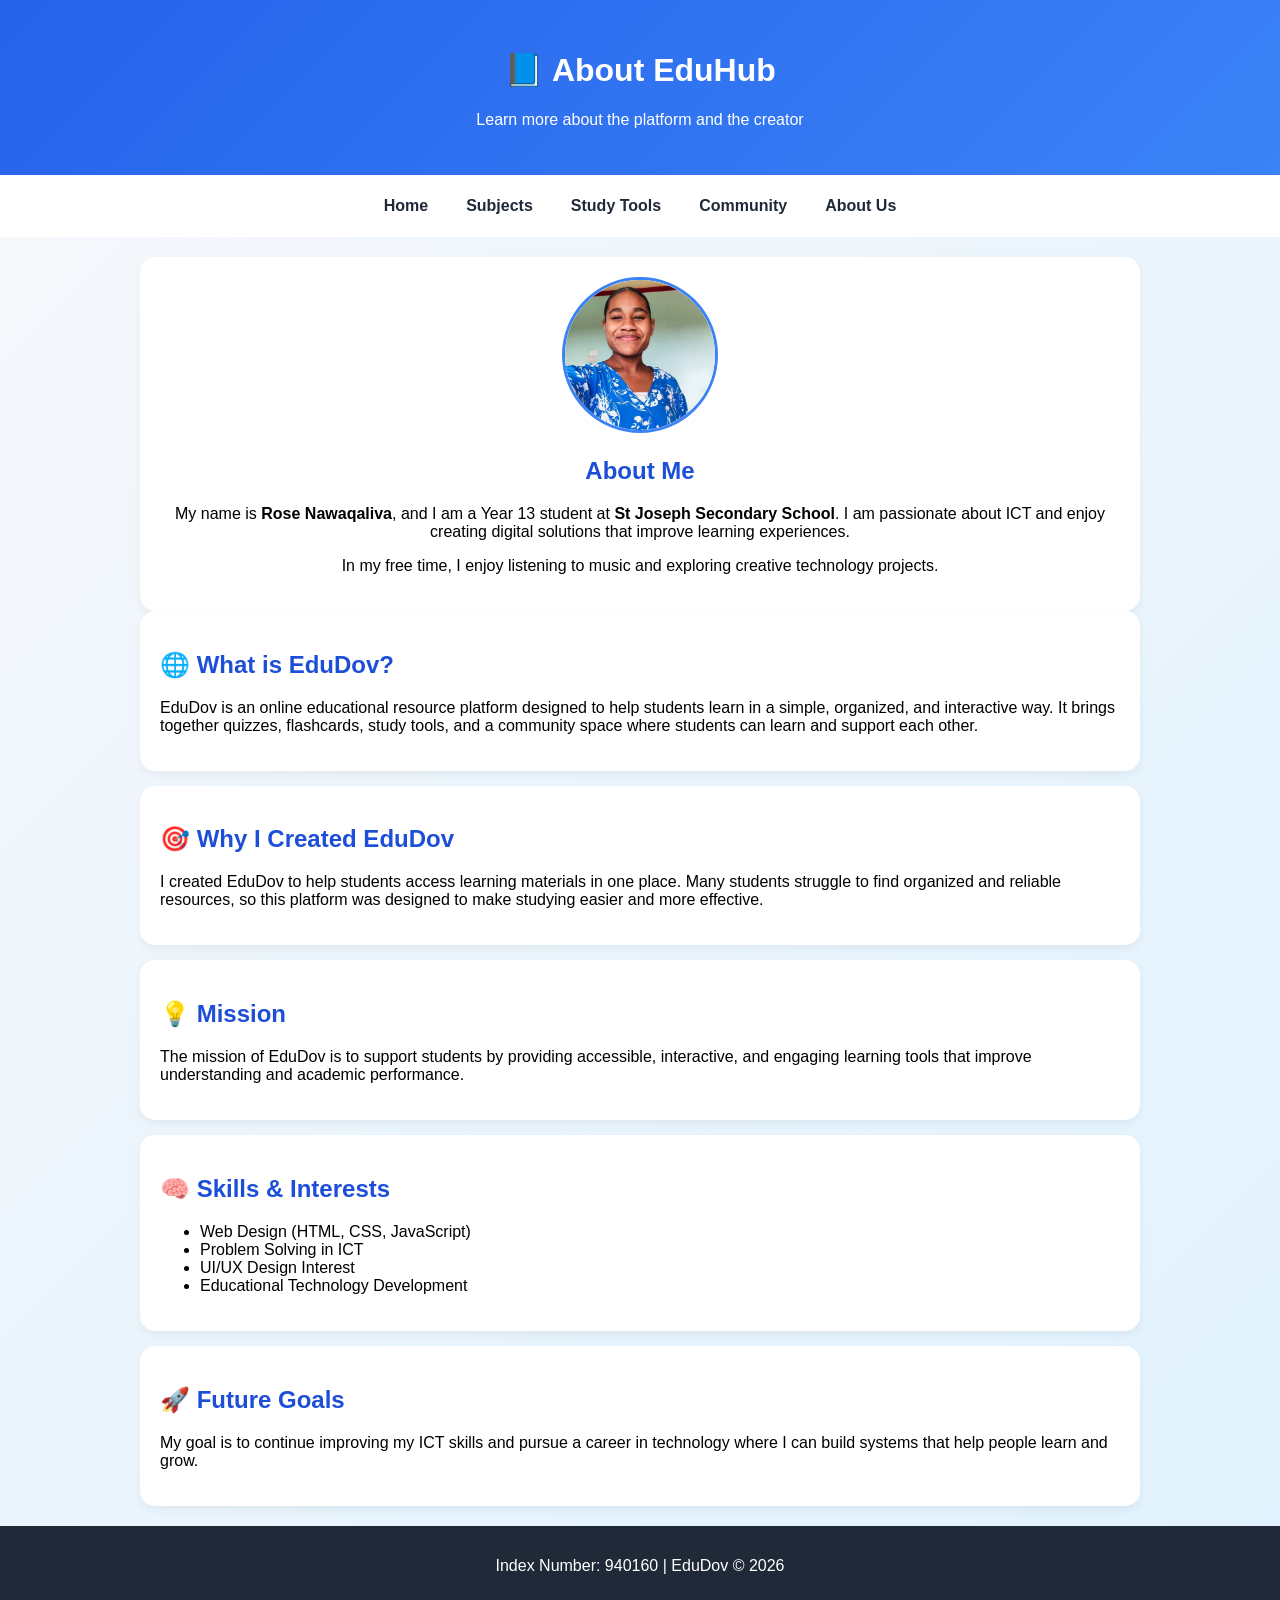
<file: about.html>
<!DOCTYPE html>
<html lang="en">
<head>
<meta charset="UTF-8">
<title>About Us - EduHub</title>
<meta name="viewport" content="width=device-width, initial-scale=1">

<style>
body {
    margin: 0;
    font-family: Arial;
    background: linear-gradient(135deg, #f7f8fb, #e0f2fe);
}

/* HEADER */
header {
    text-align: center;
    padding: 30px;
    background: linear-gradient(135deg, #2563eb, #3b82f6);
    color: white;
}

/* NAV */
nav {
    display: flex;
    justify-content: center;
    flex-wrap: wrap;
    gap: 10px;
    background: white;
    padding: 12px;
}

nav a {
    text-decoration: none;
    padding: 10px 14px;
    border-radius: 20px;
    font-weight: bold;
    color: #1f2937;
}

nav a:hover {
    background: #e0f2fe;
}

/* CONTAINER */
.about-container {
    width: 90%;
    max-width: 1000px;
    margin: 20px auto;
}

/* CARDS */
.card {
    background: white;
    padding: 20px;
    margin-bottom: 15px;
    border-radius: 15px;
    box-shadow: 0 4px 10px rgba(0,0,0,0.05);
}

/* PROFILE */
.profile-card {
    background: white;
    padding: 20px;
    border-radius: 15px;
    text-align: center;
    box-shadow: 0 4px 10px rgba(0,0,0,0.05);
}

.profile-img {
    width: 150px;
    height: 150px;
    border-radius: 50%;
    object-fit: cover;
    border: 3px solid #3b82f6;
}

/* HEADINGS */
h2 {
    color: #1d4ed8;
}

/* FOOTER */
footer {
    text-align: center;
    background: #1f2937;
    color: white;
    padding: 15px;
    margin-top: 20px;
}
</style>
</head>

<body>

<header>
<h1>📘 About EduHub</h1>
<p>Learn more about the platform and the creator</p>
</header>

<nav>
<a href="index.html">Home</a>
<a href="subjects.html">Subjects</a>
<a href="study-tools.html">Study Tools</a>
<a href="community.html">Community</a>
<a href="about.html">About Us</a>
</nav>

<div class="about-container">

<!-- PROFILE -->
<div class="profile-card">
<img src="1.jpg" class="profile-img" alt="My Profile">

<h2>About Me</h2>
<p>
My name is <strong>Rose Nawaqaliva</strong>, and I am a Year 13 student at
<strong>St Joseph Secondary School</strong>. I am passionate about ICT and enjoy creating
digital solutions that improve learning experiences.
</p>

<p>
In my free time, I enjoy listening to music and exploring creative technology projects.
</p>
</div>
<!-- WHAT IS EDUDOV-->
<div class="card">
<h2>🌐 What is EduDov?</h2>
<p>
EduDov is an online educational resource platform designed to help students learn in a simple,
organized, and interactive way. It brings together quizzes, flashcards, study tools, and a
community space where students can learn and support each other.
</p>
</div>

<!-- WHY EDUDOV-->
<div class="card">
<h2>🎯 Why I Created EduDov</h2>
<p>
I created EduDov to help students access learning materials in one place. Many students struggle
to find organized and reliable resources, so this platform was designed to make studying easier
and more effective.
</p>
</div>

<!-- MISSION -->
<div class="card">
<h2>💡 Mission</h2>
<p>
The mission of EduDov is to support students by providing accessible, interactive, and engaging
learning tools that improve understanding and academic performance.
</p>
</div>

<!-- SKILLS / ICT -->
<div class="card">
<h2>🧠 Skills & Interests</h2>
<ul>
<li>Web Design (HTML, CSS, JavaScript)</li>
<li>Problem Solving in ICT</li>
<li>UI/UX Design Interest</li>
<li>Educational Technology Development</li>
</ul>
</div>

<!-- FUTURE GOALS -->
<div class="card">
<h2>🚀 Future Goals</h2>
<p>
My goal is to continue improving my ICT skills and pursue a career in technology where I can
build systems that help people learn and grow.
</p>
</div>

</div>

<footer>
<p>Index Number: 940160 | EduDov © 2026</p>
</footer>

</body>
</html>
</file>
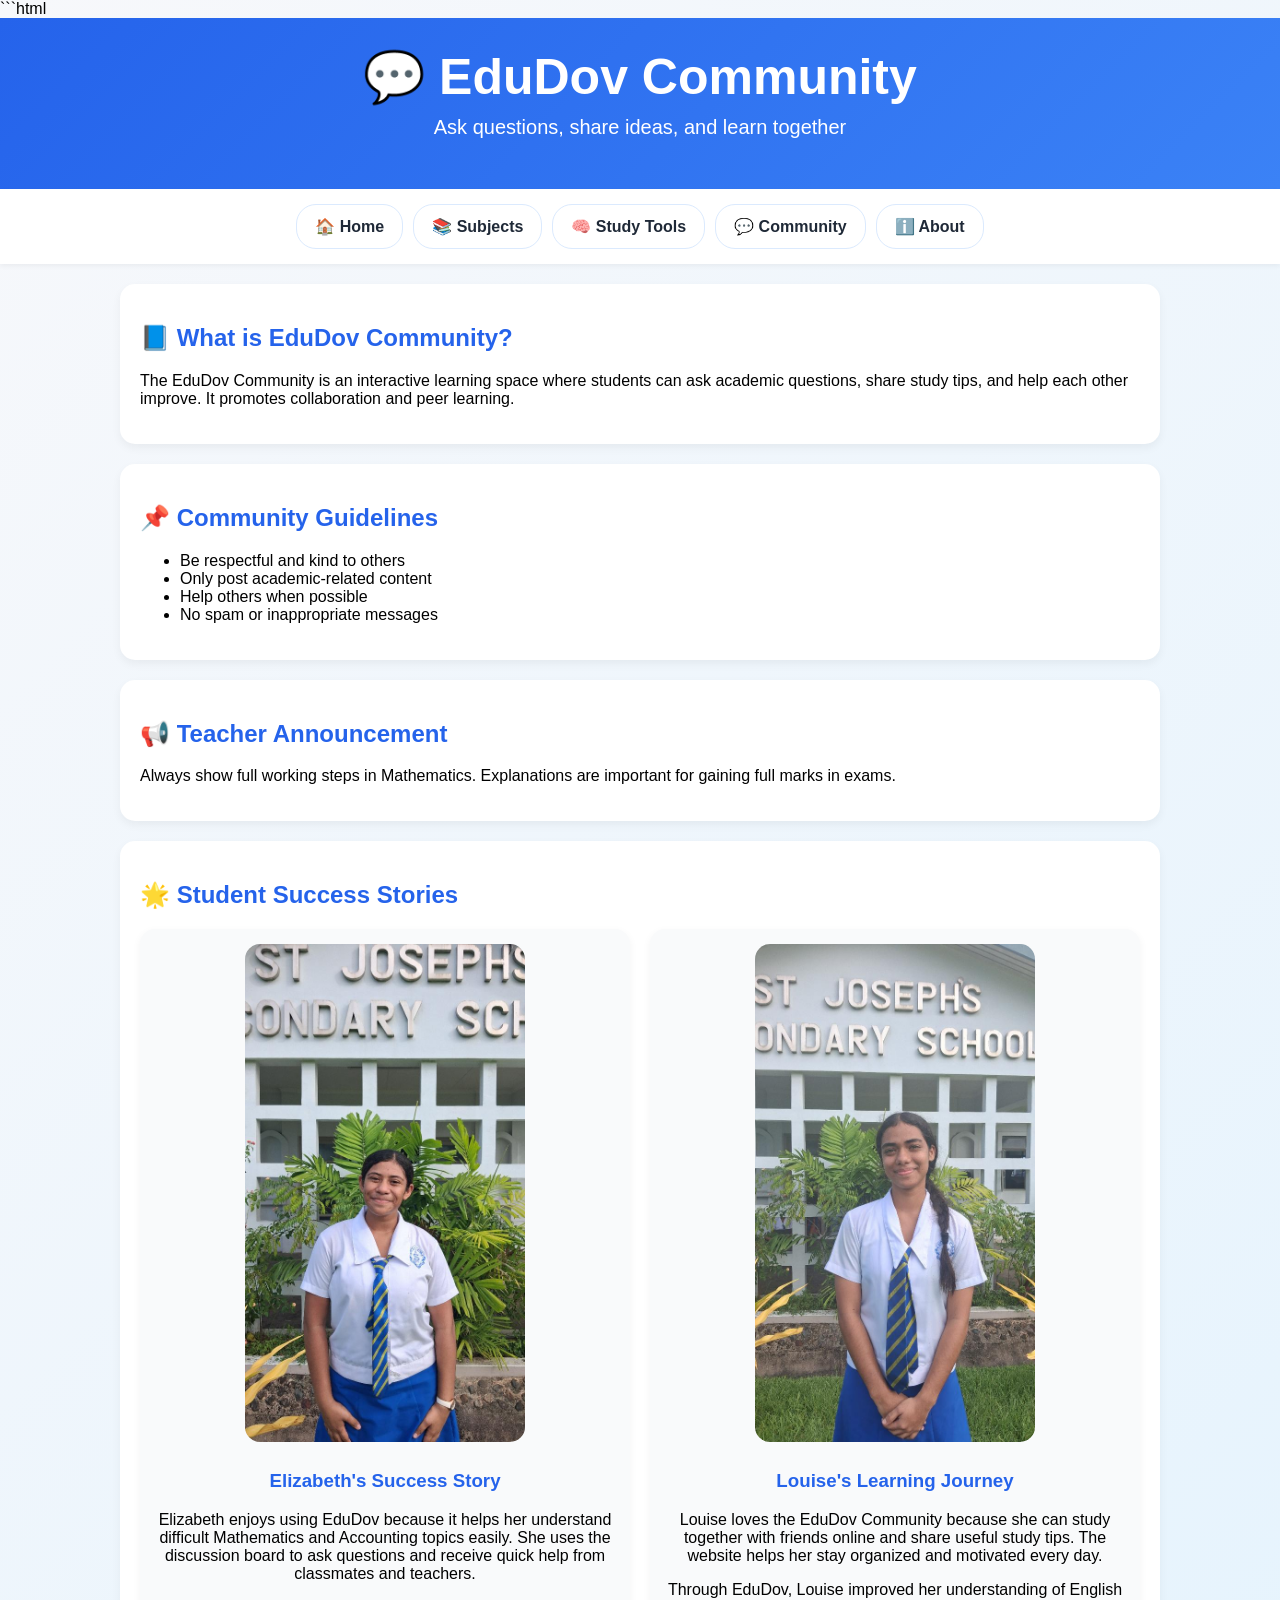
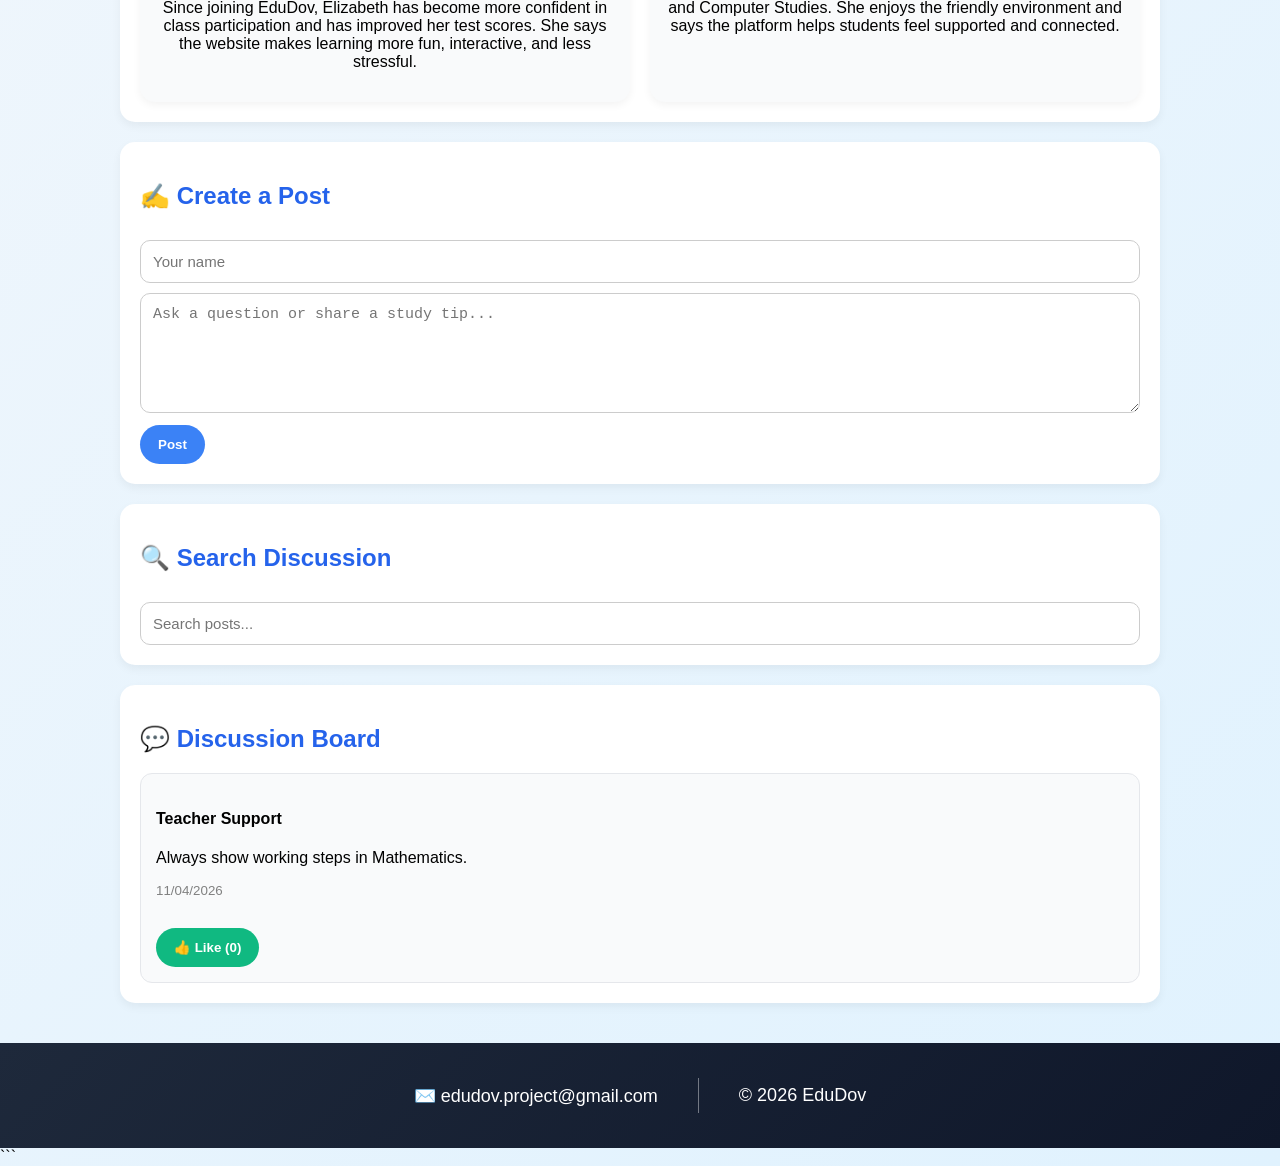
<file: community.html>
```html
<!DOCTYPE html>
<html lang="en">
<head>
<meta charset="UTF-8">
<title>EduDov Community</title>
<meta name="viewport" content="width=device-width, initial-scale=1">

<style>

body{
    margin:0;
    font-family:Arial;
    background:linear-gradient(135deg,#f7f8fb,#e0f2fe);
}

/* HEADER */

header{
    text-align:center;
    padding:30px;
    background:linear-gradient(135deg,#2563eb,#3b82f6);
    color:white;
}

header h1{
    margin:0;
    font-size:50px;
}

header p{
    font-size:20px;
    margin-top:10px;
}

/* NAVIGATION */

nav{
    display:flex;
    justify-content:center;
    flex-wrap:wrap;
    gap:10px;
    background:white;
    padding:15px;
    box-shadow:0 2px 5px rgba(0,0,0,0.05);
}

nav a{
    text-decoration:none;
    padding:12px 18px;
    border-radius:20px;
    font-weight:bold;
    color:#1f2937;
    border:1px solid #dbeafe;
    transition:0.3s;
}

nav a:hover{
    background:#e0f2fe;
    transform:translateY(-2px);
}

/* SECTION */

.section{
    background:white;
    margin:20px auto;
    padding:20px;
    width:90%;
    max-width:1000px;
    border-radius:15px;
    box-shadow:0 4px 10px rgba(0,0,0,0.05);
}

.section h2{
    color:#2563eb;
}

/* POSTS */

.post{
    border:1px solid #e5e7eb;
    padding:15px;
    border-radius:12px;
    margin-top:12px;
    background:#f9fafb;
}

.post small{
    color:gray;
}

/* INPUTS */

input,
textarea{
    width:100%;
    padding:12px;
    margin-top:10px;
    border-radius:10px;
    border:1px solid #ccc;
    box-sizing:border-box;
    font-size:15px;
}

textarea{
    min-height:120px;
    resize:vertical;
}

/* BUTTONS */

button{
    margin-top:12px;
    padding:12px 18px;
    border:none;
    border-radius:20px;
    cursor:pointer;
    background:#3b82f6;
    color:white;
    font-weight:bold;
    transition:0.3s;
}

button:hover{
    background:#2563eb;
    transform:translateY(-2px);
}

.like{
    background:#10b981;
}

.like:hover{
    background:#059669;
}

/* SUCCESS STORIES */

.success-container{
    display:flex;
    flex-wrap:wrap;
    gap:20px;
    margin-top:20px;
}

.story-card{
    flex:1 1 300px;
    background:#f9fafb;
    border-radius:15px;
    padding:15px;
    box-shadow:0 3px 8px rgba(0,0,0,0.05);
    text-align:center;
}

.story-card img{
    width:100%;
    max-width:280px;
    border-radius:15px;
    margin-bottom:10px;
}

.story-card h3{
    color:#2563eb;
}

/* FOOTER */

.footer{
    background:linear-gradient(135deg,#1e293b,#0f172a);
    padding:35px 20px;
    margin-top:40px;
    color:white;
}

.footer-content{
    display:flex;
    justify-content:center;
    align-items:center;
    gap:40px;
    flex-wrap:wrap;
    text-align:center;
}

.footer-item{
    font-size:18px;
}

.footer-divider{
    width:1px;
    height:35px;
    background:rgba(255,255,255,0.4);
}

/* MOBILE */

@media(max-width:600px){

header h1{
    font-size:36px;
}

header p{
    font-size:16px;
}

.footer-content{
    flex-direction:column;
    gap:15px;
}

.footer-divider{
    width:60px;
    height:1px;
}

}

</style>
</head>

<body>

<header>
<h1>💬 EduDov Community</h1>
<p>Ask questions, share ideas, and learn together</p>
</header>

<nav>
<a href="index.html">🏠 Home</a>
<a href="subjects.html">📚 Subjects</a>
<a href="study-tools.html">🧠 Study Tools</a>
<a href="community.html">💬 Community</a>
<a href="about.html">ℹ️ About</a>
</nav>

<div class="section">
<h2>📘 What is EduDov Community?</h2>

<p>
The EduDov Community is an interactive learning space where students can ask academic questions,
share study tips, and help each other improve. It promotes collaboration and peer learning.
</p>
</div>

<div class="section">
<h2>📌 Community Guidelines</h2>

<ul>
<li>Be respectful and kind to others</li>
<li>Only post academic-related content</li>
<li>Help others when possible</li>
<li>No spam or inappropriate messages</li>
</ul>
</div>

<div class="section">
<h2>📢 Teacher Announcement</h2>

<p>
Always show full working steps in Mathematics.
Explanations are important for gaining full marks in exams.
</p>
</div>

<!-- SUCCESS STORIES -->

<div class="section">

<h2>🌟 Student Success Stories</h2>

<div class="success-container">

<div class="story-card">

<img src="student1.jpg" alt="Student 1">

<h3>Elizabeth's Success Story</h3>

<p>
Elizabeth enjoys using EduDov because it helps her understand difficult Mathematics and Accounting topics easily.
She uses the discussion board to ask questions and receive quick help from classmates and teachers.
</p>

<p>
Since joining EduDov, Elizabeth has become more confident in class participation and has improved her test scores.
She says the website makes learning more fun, interactive, and less stressful.
</p>

</div>

<div class="story-card">

<img src="student2.jpg" alt="Student 2">

<h3>Louise's Learning Journey</h3>

<p>
Louise loves the EduDov Community because she can study together with friends online and share useful study tips.
The website helps her stay organized and motivated every day.
</p>

<p>
Through EduDov, Louise improved her understanding of English and Computer Studies.
She enjoys the friendly environment and says the platform helps students feel supported and connected.
</p>

</div>

</div>
</div>

<!-- CREATE POST -->

<div class="section">

<h2>✍️ Create a Post</h2>

<input type="text" id="name" placeholder="Your name">

<textarea id="message" placeholder="Ask a question or share a study tip..."></textarea>

<button onclick="addPost()">Post</button>

</div>

<!-- SEARCH -->

<div class="section">

<h2>🔍 Search Discussion</h2>

<input type="text"
id="search"
onkeyup="searchPosts()"
placeholder="Search posts...">

</div>

<!-- DISCUSSION -->

<div class="section">

<h2>💬 Discussion Board</h2>

<div id="posts"></div>

</div>

<!-- FOOTER -->

<footer class="footer">

<div class="footer-content">

<div class="footer-item">
✉️ edudov.project@gmail.com
</div>

<div class="footer-divider"></div>

<div class="footer-item">
© 2026 EduDov
</div>

</div>

</footer>

<script>

let posts = JSON.parse(localStorage.getItem("edudov_posts")) || [

{
name:"Teacher Support",
message:"Always show working steps in Mathematics.",
date:"11/04/2026",
likes:0
}

];

function render(){

let container = document.getElementById("posts");

container.innerHTML = "";

posts.forEach((p, i)=>{

container.innerHTML += `

<div class="post">

<h4>${p.name}</h4>

<p>${p.message}</p>

<small>${p.date}</small>

<br><br>

<button class="like" onclick="like(${i})">
👍 Like (${p.likes})
</button>

</div>

`;

});

}

render();

function addPost(){

let name = document.getElementById("name").value;

let message = document.getElementById("message").value;

if(name === "" || message === ""){

alert("Please fill in all fields!");

return;

}

let today = new Date().toLocaleDateString();

posts.unshift({

name:name,
message:message,
date:today,
likes:0

});

localStorage.setItem("edudov_posts", JSON.stringify(posts));

document.getElementById("name").value = "";
document.getElementById("message").value = "";

render();

}

function like(i){

posts[i].likes++;

localStorage.setItem("edudov_posts", JSON.stringify(posts));

render();

}

function searchPosts(){

let value = document.getElementById("search").value.toLowerCase();

let items = document.querySelectorAll(".post");

items.forEach(p=>{

p.style.display =
p.innerText.toLowerCase().includes(value)
? "block"
: "none";

});

}

</script>

</body>
</html>
```
</file>
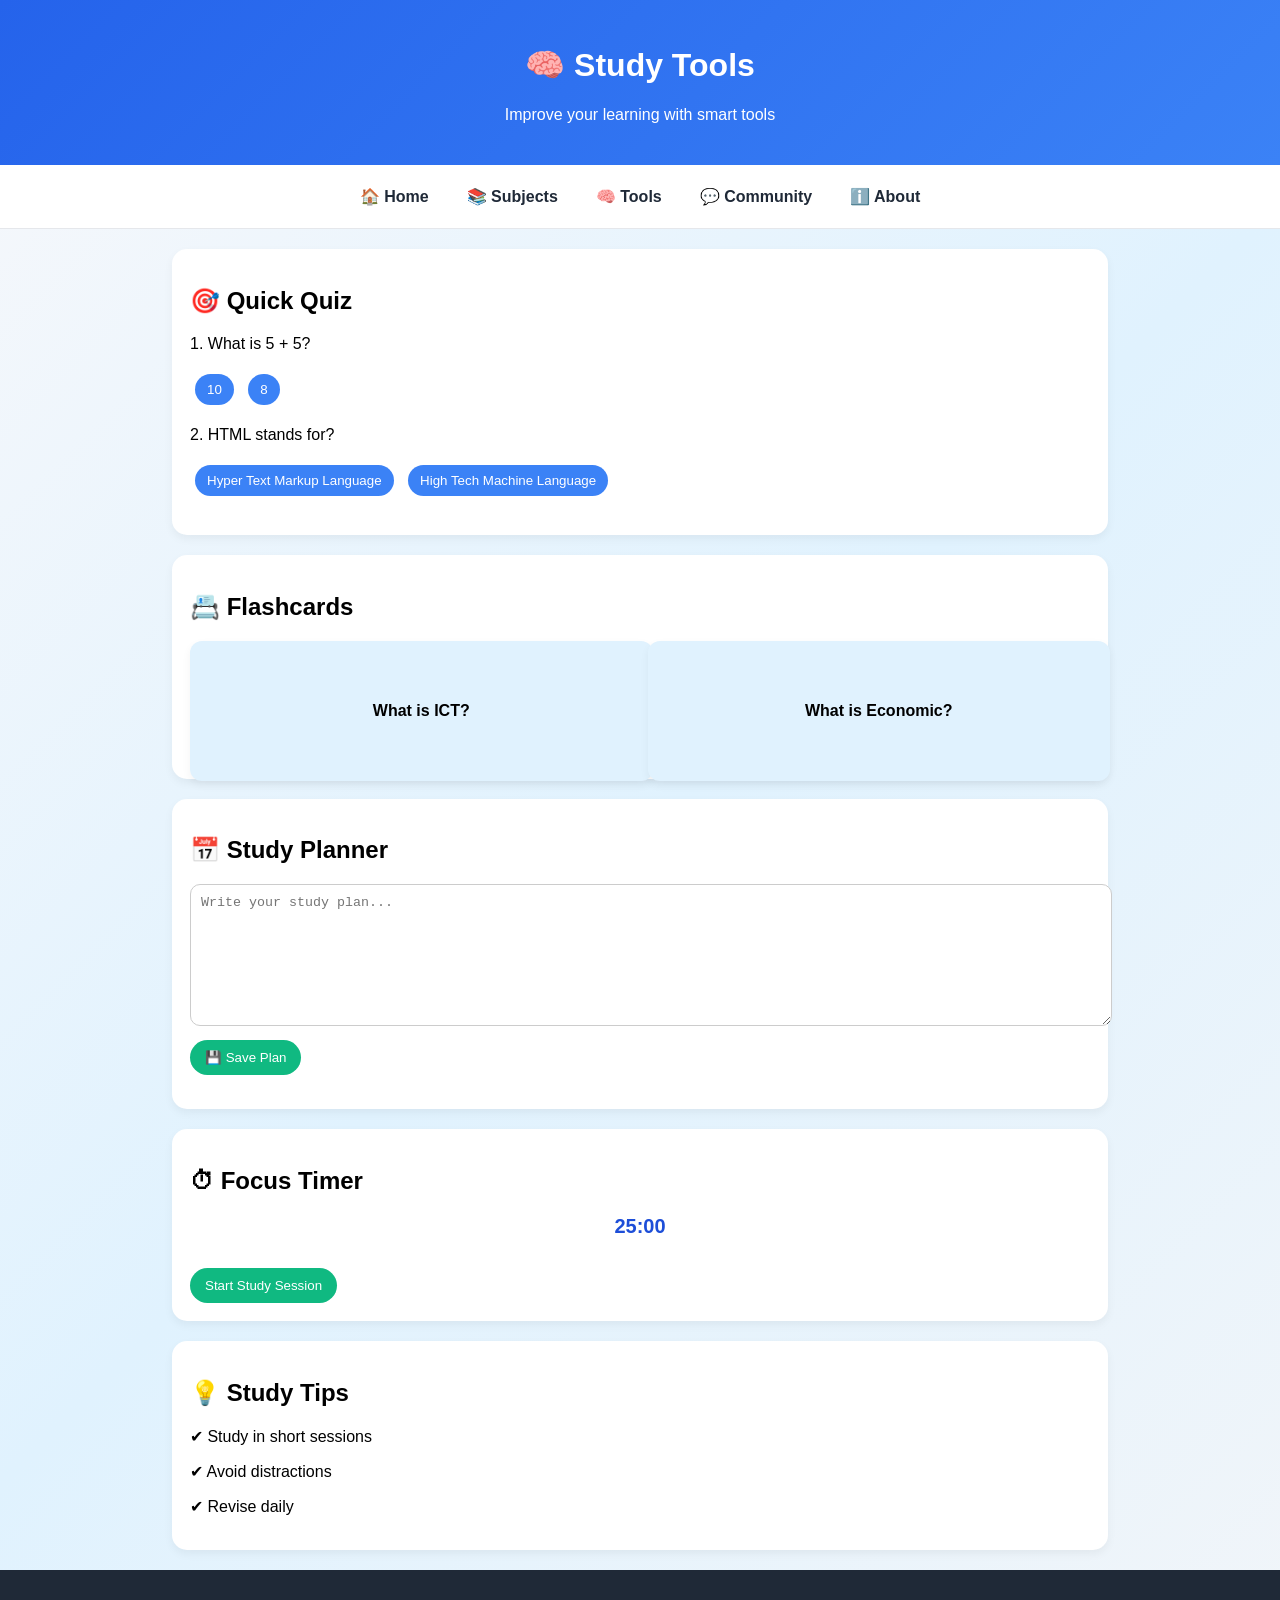
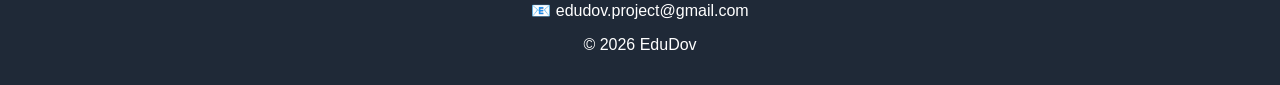
<file: study-tools.html>
<!DOCTYPE html>
<html lang="en">
<head>
<meta charset="UTF-8">
<title>EduHub - Study Tools</title>
<meta name="viewport" content="width=device-width, initial-scale=1">

<style>
body {
    margin: 0;
    font-family: Arial;
    background: linear-gradient(135deg, #f7f8fb, #e0f2fe, #f1f5f9);
}

/* HEADER */
header {
    text-align: center;
    padding: 25px;
    background: linear-gradient(135deg, #2563eb, #3b82f6);
    color: white;
}

/* NAV */
nav {
    display: flex;
    justify-content: center;
    flex-wrap: wrap;
    gap: 10px;
    background: white;
    padding: 12px;
    border-bottom: 1px solid #e5e7eb;
}

nav a {
    text-decoration: none;
    padding: 10px 14px;
    border-radius: 20px;
    color: #1f2937;
    font-weight: bold;
}

nav a:hover {
    background: #e0f2fe;
}

/* SECTION */
.section {
    background: white;
    margin: 20px auto;
    padding: 18px;
    width: 90%;
    max-width: 900px;
    border-radius: 15px;
    box-shadow: 0 4px 10px rgba(0,0,0,0.05);
}

/* QUIZ */
.quiz-box button {
    margin: 5px;
    padding: 8px 12px;
    border: none;
    border-radius: 20px;
    cursor: pointer;
    background: #3b82f6;
    color: white;
}

.quiz-box button:hover {
    background: #2563eb;
}

/* FLASHCARDS */
.flashcard-container {
    display: grid;
    grid-template-columns: repeat(auto-fit, minmax(200px, 1fr));
    gap: 15px;
}

.flashcard {
    perspective: 1000px;
    cursor: pointer;
}

.card-inner {
    position: relative;
    width: 100%;
    height: 120px;
    transition: transform 0.6s;
    transform-style: preserve-3d;
}

.flashcard.flipped .card-inner {
    transform: rotateY(180deg);
}

.card-front, .card-back {
    position: absolute;
    width: 100%;
    height: 100%;
    backface-visibility: hidden;
    display: flex;
    align-items: center;
    justify-content: center;
    border-radius: 12px;
    padding: 10px;
    box-shadow: 0 4px 10px rgba(0,0,0,0.05);
}

.card-front {
    background: #e0f2fe;
    font-weight: bold;
}

.card-back {
    background: #d1fae5;
    transform: rotateY(180deg);
}

/* PLANNER */
textarea {
    width: 100%;
    height: 120px;
    padding: 10px;
    border-radius: 10px;
    border: 1px solid #ccc;
}

button.save {
    margin-top: 10px;
    padding: 10px 15px;
    border: none;
    border-radius: 20px;
    background: #10b981;
    color: white;
    cursor: pointer;
}

/* TIMER BOX */
.timer {
    text-align: center;
    font-size: 20px;
    font-weight: bold;
    color: #1d4ed8;
}

/* FOOTER */
footer {
    text-align: center;
    background: #1f2937;
    color: white;
    padding: 15px;
    margin-top: 20px;
}
</style>
</head>

<body>

<header>
<h1>🧠 Study Tools</h1>
<p>Improve your learning with smart tools</p>
</header>

<nav>
<a href="index.html">🏠 Home</a>
<a href="subjects.html">📚 Subjects</a>
<a href="study-tools.html">🧠 Tools</a>
<a href="community.html">💬 Community</a>
<a href="about.html">ℹ️ About</a>
</nav>

<!-- QUIZ -->
<div class="section">
<h2>🎯 Quick Quiz</h2>

<div class="quiz-box">
<p>1. What is 5 + 5?</p>
<button onclick="answer(10)">10</button>
<button onclick="answer(8)">8</button>

<p>2. HTML stands for?</p>
<button onclick="answer('correct')">Hyper Text Markup Language</button>
<button onclick="answer('wrong')">High Tech Machine Language</button>

<p id="result"></p>
</div>
</div>

<!-- FLASHCARDS -->
<div class="section">
<h2>📇 Flashcards</h2>

<div class="flashcard-container">

<div class="flashcard" onclick="flip(this)">
<div class="card-inner">
<div class="card-front">What is ICT?</div>
<div class="card-back">Information & Communication Technology</div>
</div>
</div>

<div class="flashcard" onclick="flip(this)">
<div class="card-inner">
<div class="card-front">What is Economic?</div>
<div class="card-back">Is the study of how people make use of scarce resources</div>
</div>
</div>

</div>
</div>

<!-- PLANNER -->
<div class="section">
<h2>📅 Study Planner</h2>
<textarea id="plan" placeholder="Write your study plan..."></textarea>
<br>
<button class="save" onclick="savePlan()">💾 Save Plan</button>
<p id="savedMsg"></p>
</div>

<!-- TIMER -->
<div class="section">
<h2>⏱ Focus Timer</h2>
<p class="timer" id="timer">25:00</p>
<button onclick="startTimer()" class="save">Start Study Session</button>
</div>

<!-- TIPS -->
<div class="section">
<h2>💡 Study Tips</h2>
<p>✔ Study in short sessions</p>
<p>✔ Avoid distractions</p>
<p>✔ Revise daily</p>
</div>

<footer>
<p>📧 edudov.project@gmail.com</p>
<p>© 2026 EduDov</p>
</footer>

<script>
// QUIZ
function answer(val){
document.getElementById("result").innerText =
(val === 10 || val === 'correct') ? "✅ Correct!" : "❌ Try again!";
}

// FLASHCARD
function flip(card){
card.classList.toggle("flipped");
}

// SAVE PLAN
function savePlan(){
let p = document.getElementById("plan").value;
localStorage.setItem("studyPlan", p);
document.getElementById("savedMsg").innerText = "✅ Plan saved!";
}

// LOAD PLAN
window.onload = function(){
document.getElementById("plan").value = localStorage.getItem("studyPlan") || "";
}

// TIMER
let time = 1500;
let interval;

function startTimer(){
clearInterval(interval);
interval = setInterval(() => {
let min = Math.floor(time / 60);
let sec = time % 60;
document.getElementById("timer").innerText =
min + ":" + (sec < 10 ? "0" + sec : sec);
time--;

if(time < 0){
clearInterval(interval);
document.getElementById("timer").innerText = "Done!";
}
}, 1000);
}
</script>

</body>
</html>
</file>
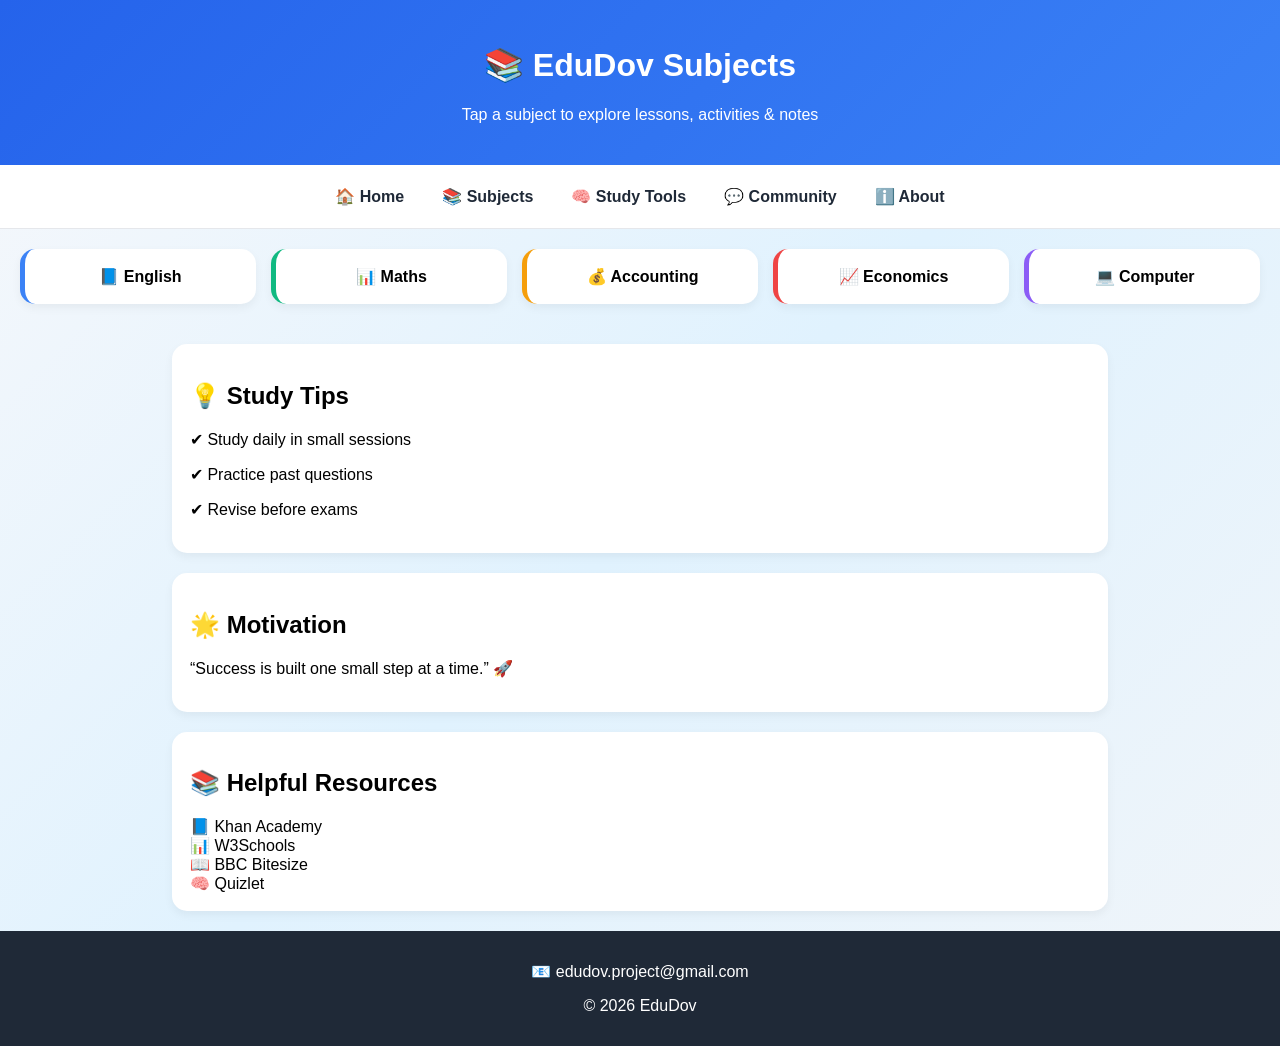
<file: subjects.html>
<!DOCTYPE html>
<html lang="en">
<head>
<meta charset="UTF-8">
<title>EduDov - Subjects</title>
<meta name="viewport" content="width=device-width, initial-scale=1">

<style>
body {
    margin: 0;
    font-family: Arial;
    background: linear-gradient(135deg, #f7f8fb, #e0f2fe, #f1f5f9);
}

/* HEADER */
header {
    text-align: center;
    padding: 25px;
    background: linear-gradient(135deg, #2563eb, #3b82f6);
    color: white;
}

/* NAV */
nav {
    display: flex;
    justify-content: center;
    flex-wrap: wrap;
    gap: 10px;
    background: white;
    padding: 12px;
    border-bottom: 1px solid #e5e7eb;
}

nav a {
    text-decoration: none;
    padding: 10px 14px;
    border-radius: 20px;
    color: #1f2937;
    font-weight: bold;
}

nav a:hover {
    background: #e0f2fe;
}

/* GRID */
.grid {
    display: grid;
    grid-template-columns: repeat(auto-fit, minmax(180px, 1fr));
    gap: 15px;
    padding: 20px;
}

/* SUBJECT CARD */
.subject {
    background: white;
    padding: 18px;
    border-radius: 15px;
    text-align: center;
    cursor: pointer;
    font-weight: bold;
    box-shadow: 0 4px 10px rgba(0,0,0,0.05);
    transition: 0.3s;
}

.subject:hover {
    transform: scale(1.05);
}

/* COLORS */
.eng { border-left: 5px solid #3b82f6; }
.math { border-left: 5px solid #10b981; }
.acc { border-left: 5px solid #f59e0b; }
.eco { border-left: 5px solid #ef4444; }
.com { border-left: 5px solid #8b5cf6; }

/* CONTENT BOX */
.content-box {
    display: none;
    background: white;
    margin: 20px auto;
    padding: 20px;
    width: 90%;
    max-width: 800px;
    border-radius: 15px;
    box-shadow: 0 6px 20px rgba(0,0,0,0.08);
}

/* BACK BUTTON */
.back {
    background: #ef4444;
    color: white;
    border: none;
    padding: 10px 14px;
    border-radius: 20px;
    cursor: pointer;
}

/* BOTTOM SECTIONS */
.section {
    background: white;
    margin: 20px auto;
    padding: 18px;
    width: 90%;
    max-width: 900px;
    border-radius: 15px;
    box-shadow: 0 4px 10px rgba(0,0,0,0.05);
}

/* FOOTER */
footer {
    text-align: center;
    background: #1f2937;
    color: white;
    padding: 15px;
    margin-top: 20px;
}
</style>
</head>

<body>

<header>
<h1>📚 EduDov Subjects</h1>
<p>Tap a subject to explore lessons, activities & notes</p>
</header>

<nav>
<a href="index.html">🏠 Home</a>
<a href="subjects.html">📚 Subjects</a>
<a href="study-tools.html">🧠 Study Tools</a>
<a href="community.html">💬 Community</a>
<a href="about.html">ℹ️ About</a>
</nav>

<!-- SUBJECT MENU -->
<div id="menu" class="grid">

<div class="subject eng" onclick="openSub('english')">📘 English</div>
<div class="subject math" onclick="openSub('maths')">📊 Maths</div>
<div class="subject acc" onclick="openSub('accounting')">💰 Accounting</div>
<div class="subject eco" onclick="openSub('economics')">📈 Economics</div>
<div class="subject com" onclick="openSub('computer')">💻 Computer</div>

</div>

<!-- ENGLISH -->
<div id="english" class="content-box">
<button class="back" onclick="back()">⬅ Back</button>
<h2 style="color:#3b82f6;">📘 English</h2>
<p>📌 Topic: Grammar & Writing Skills</p>
<!-- ENGLISH ARTICLE -->
<a href="https://www.bbc.co.uk/bitesize/subjects/z3kw2hv" target="_blank" style="text-decoration:none; color:inherit;">
<div class="subject eng">
<h3>📘 English Article</h3>
<p>Improve grammar, reading, and writing skills with beginner-friendly lessons.</p>
</div>
</a>

<h3>🧠 Activity</h3>
<p>Write a paragraph about your favourite movie or book.</p>

<h3>📌 Notes</h3>
<p>English improves communication, writing, and comprehension skills.</p>
</div>

<!-- MATHS -->
<div id="maths" class="content-box">
<button class="back" onclick="back()">⬅ Back</button>
<h2 style="color:#10b981;">📊 Maths</h2>
<p>📌 Topic: Algebra Basics</p>
<!-- MATHS ARTICLE -->
<a href="https://www.khanacademy.org/math" target="_blank" style="text-decoration:none; color:inherit;">
<div class="subject math">
<h3>📊 Maths Article</h3>
<p>Learn algebra, equations, graphs, and problem-solving techniques.</p>
</div>
</a>
<div class="card blue">
<h3>📘 Maths Revision</h3>

<iframe width="100%" height="200"
src=https://youtube.com/embed/1srQ7Mq_ToI
title="Maths Video"
frameborder="0"
allowfullscreen>
</iframe>

</div>

<h3>🧠 Activity</h3>
<p>Solve: 3x + 7 = 22</p>

<h3>📌 Notes</h3>
<p>Maths builds logical thinking and problem-solving skills.</p>
</div>

<!-- ACCOUNTING -->
<div id="accounting" class="content-box">
<button class="back" onclick="back()">⬅ Back</button>
<h2 style="color:#f59e0b;">💰 Accounting</h2>
<p>📌 Topic: Bookkeeping Basics</p>
<!-- ACCOUNTING ARTICLE -->
<a href="https://www.accountingcoach.com/" target="_blank" style="text-decoration:none; color:inherit;">
<div class="subject acc">
<h3>💰 Accounting Article</h3>
<p>Understand bookkeeping, assets, liabilities, and financial records.</p>
</div>
</a>
<h3>🧠 Activity</h3>
<p>List 3 assets and 3 liabilities.</p>

<h3>📌 Notes</h3>
<p>Accounting records financial transactions in businesses.</p>
</div>

<!-- ECONOMICS -->
<div id="economics" class="content-box">
<button class="back" onclick="back()">⬅ Back</button>
<h2 style="color:#ef4444;">📈 Economics</h2>
<p>📌 Topic: Supply & Demand</p>
<!-- ECONOMICS ARTICLE -->
<a href="https://www.investopedia.com/economics-4689801" target="_blank" style="text-decoration:none; color:inherit;">
<div class="subject eco">
<h3>📈 Economics Article</h3>
<p>Explore supply, demand, markets, and how economies work.</p>
</div>
</a>

<h3>🧠 Activity</h3>
<p>Explain why prices increase when demand is high.</p>

<h3>📌 Notes</h3>
<p>Economics studies how people use resources.</p>
</div>

<!-- COMPUTER -->
<div id="computer" class="content-box">
<button class="back" onclick="back()">⬅ Back</button>
<h2 style="color:#8b5cf6;">💻 Computer</h2>
<p>📌 Topic: Introduction to Coding</p>
<!-- COMPUTER ARTICLE -->
<a href="https://www.w3schools.com/whatis/" target="_blank" style="text-decoration:none; color:inherit;">
<div class="subject com">
<h3>💻 Computer Article</h3>
<p>Learn coding, web development, HTML, and computer basics.</p>
</div>
</a>

<div class="card green">
<h3>💻 Computer Basics</h3>

<iframe width="100%" height="200"
src="https://www.youtube.com/embed/zOjov-2OZ0E"
title="Computer Video"
frameborder="0"
allowfullscreen>
</iframe>

</div>


<h3>🧠 Activity</h3>
<p>What is HTML used for?</p>

<h3>📌 Notes</h3>
<p>Computer studies teach coding and digital skills.</p>
</div>

<!-- EXTRA SECTION -->
<div class="section">
<h2>💡 Study Tips</h2>
<p>✔ Study daily in small sessions</p>
<p>✔ Practice past questions</p>
<p>✔ Revise before exams</p>
</div>

<div class="section">
<h2>🌟 Motivation</h2>
<p>“Success is built one small step at a time.” 🚀</p>
</div>

<div class="section">
<h2>📚 Helpful Resources</h2>
<a href="https://www.khanacademy.org" target="_blank" style="text-decoration:none; color:inherit;">
<div class="card blue">📘 Khan Academy</div>
</a>

<a href="https://www.w3schools.com" target="_blank" style="text-decoration:none; color:inherit;">
<div class="card green">📊 W3Schools</div>
</a>

<a href="https://www.bbc.co.uk/bitesize" target="_blank" style="text-decoration:none; color:inherit;">
<div class="card orange">📖 BBC Bitesize</div>
</a>

<a href="https://quizlet.com" target="_blank" style="text-decoration:none; color:inherit;">
<div class="card purple">🧠 Quizlet</div>
</a>
</div>
</div>

<footer>
<p>📧 edudov.project@gmail.com</p>
<p>© 2026 EduDov</p>
</footer>

<script>
function openSub(id){
document.getElementById("menu").style.display="none";
document.getElementById(id).style.display="block";
}

function back(){
document.querySelectorAll(".content-box").forEach(e=>e.style.display="none");
document.getElementById("menu").style.display="grid";
}
</script>

</body>
</html>
</file>
